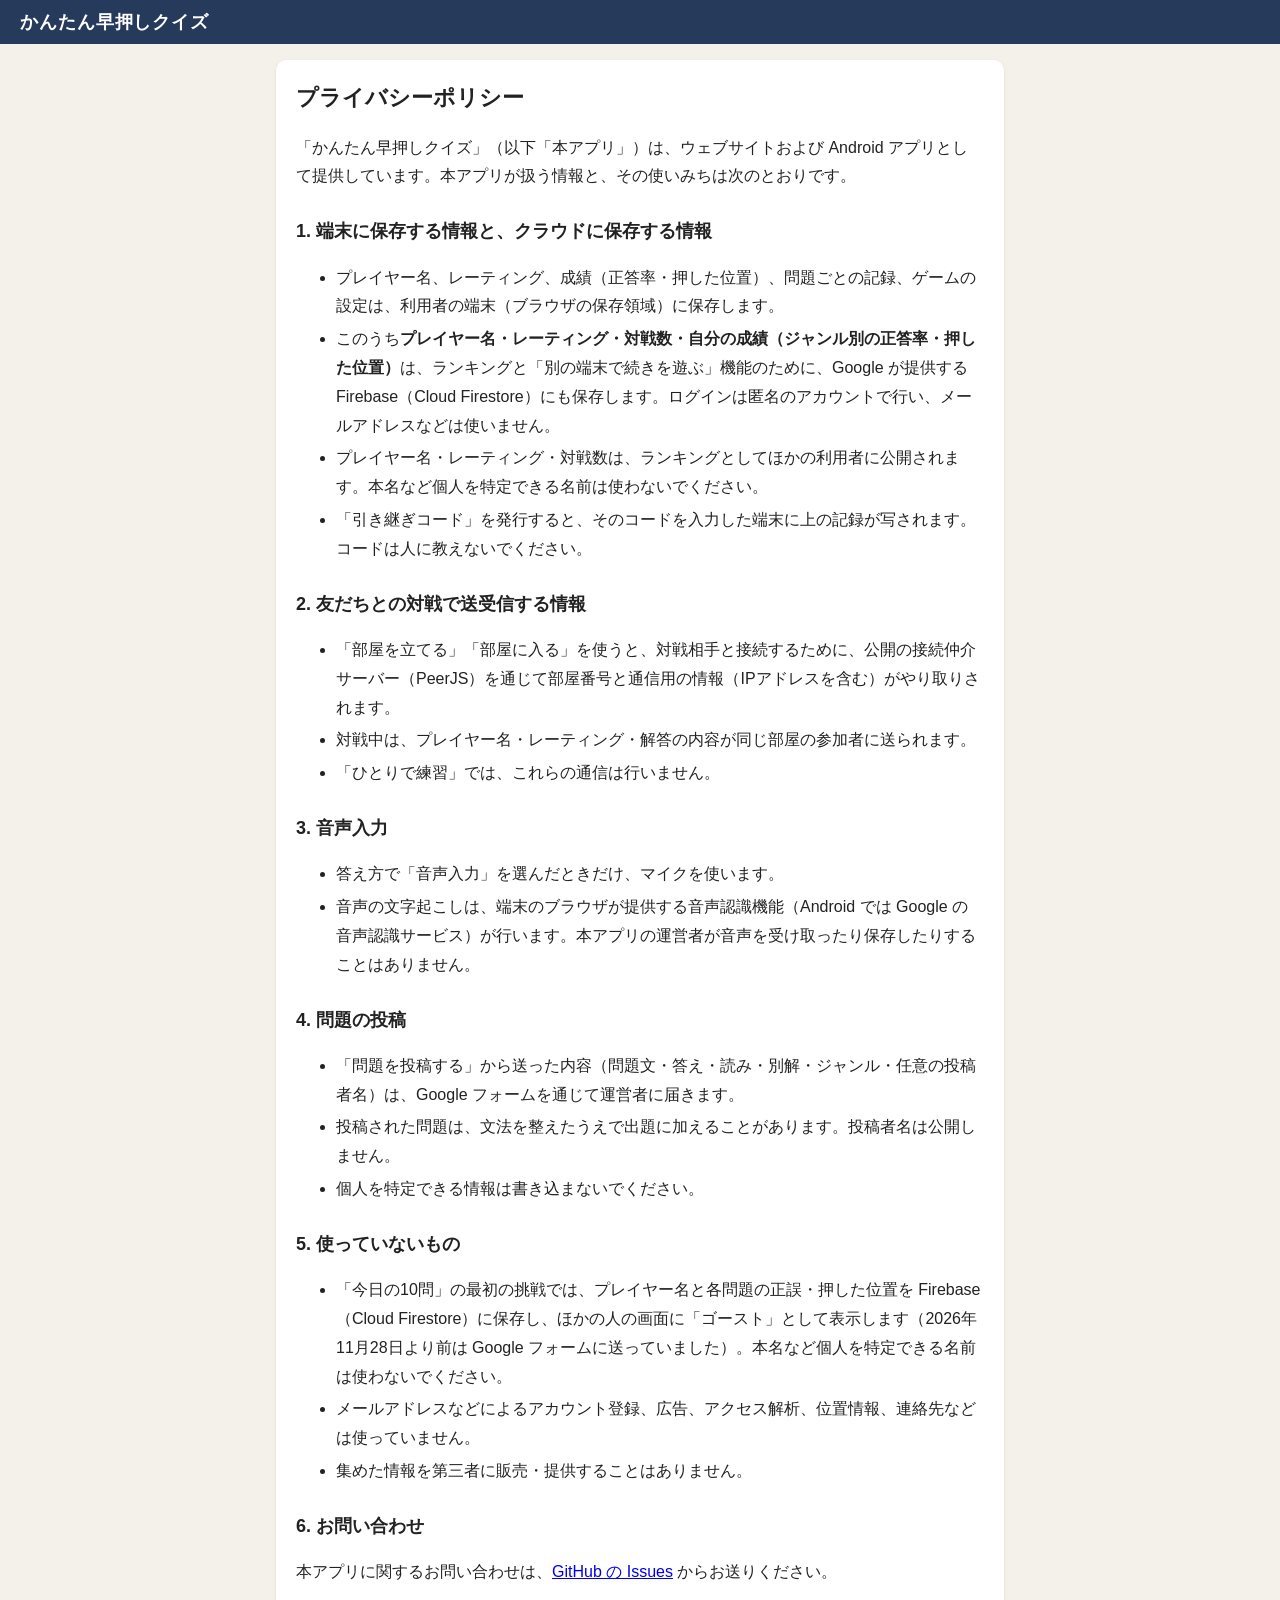
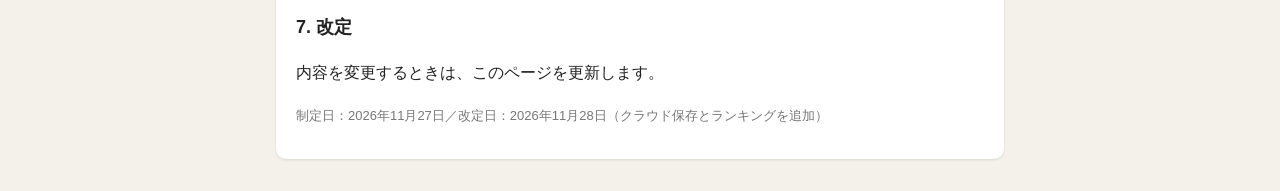
<file: privacy.html>
<!doctype html>
<html lang="ja">
<head>
<meta charset="utf-8">
<meta name="viewport" content="width=device-width, initial-scale=1">
<title>プライバシーポリシー - かんたん早押しクイズ</title>
<link rel="stylesheet" href="style.css">
<style>
  main { max-width: 760px; margin: 0 auto; padding: 16px; line-height: 1.8; }
  h2 { font-size: 18px; margin-top: 24px; }
  li { margin: 4px 0; }
</style>
</head>
<body>
<header><h1><a href="./" id="logo" style="color:inherit;text-decoration:none">かんたん早押しクイズ</a></h1></header>
<main>
<div class="card">
<h1 style="font-size:22px;margin-top:0">プライバシーポリシー</h1>
<p>「かんたん早押しクイズ」（以下「本アプリ」）は、ウェブサイトおよび Android アプリとして提供しています。本アプリが扱う情報と、その使いみちは次のとおりです。</p>

<h2>1. 端末に保存する情報と、クラウドに保存する情報</h2>
<ul>
  <li>プレイヤー名、レーティング、成績（正答率・押した位置）、問題ごとの記録、ゲームの設定は、利用者の端末（ブラウザの保存領域）に保存します。</li>
  <li>このうち<b>プレイヤー名・レーティング・対戦数・自分の成績（ジャンル別の正答率・押した位置）</b>は、ランキングと「別の端末で続きを遊ぶ」機能のために、Google が提供する Firebase（Cloud Firestore）にも保存します。ログインは匿名のアカウントで行い、メールアドレスなどは使いません。</li>
  <li>プレイヤー名・レーティング・対戦数は、ランキングとしてほかの利用者に公開されます。本名など個人を特定できる名前は使わないでください。</li>
  <li>「引き継ぎコード」を発行すると、そのコードを入力した端末に上の記録が写されます。コードは人に教えないでください。</li>
</ul>

<h2>2. 友だちとの対戦で送受信する情報</h2>
<ul>
  <li>「部屋を立てる」「部屋に入る」を使うと、対戦相手と接続するために、公開の接続仲介サーバー（PeerJS）を通じて部屋番号と通信用の情報（IPアドレスを含む）がやり取りされます。</li>
  <li>対戦中は、プレイヤー名・レーティング・解答の内容が同じ部屋の参加者に送られます。</li>
  <li>「ひとりで練習」では、これらの通信は行いません。</li>
</ul>

<h2>3. 音声入力</h2>
<ul>
  <li>答え方で「音声入力」を選んだときだけ、マイクを使います。</li>
  <li>音声の文字起こしは、端末のブラウザが提供する音声認識機能（Android では Google の音声認識サービス）が行います。本アプリの運営者が音声を受け取ったり保存したりすることはありません。</li>
</ul>

<h2>4. 問題の投稿</h2>
<ul>
  <li>「問題を投稿する」から送った内容（問題文・答え・読み・別解・ジャンル・任意の投稿者名）は、Google フォームを通じて運営者に届きます。</li>
  <li>投稿された問題は、文法を整えたうえで出題に加えることがあります。投稿者名は公開しません。</li>
  <li>個人を特定できる情報は書き込まないでください。</li>
</ul>

<h2>5. 使っていないもの</h2>
<ul>
  <li>「今日の10問」の最初の挑戦では、プレイヤー名と各問題の正誤・押した位置を Firebase（Cloud Firestore）に保存し、ほかの人の画面に「ゴースト」として表示します（2026年11月28日より前は Google フォームに送っていました）。本名など個人を特定できる名前は使わないでください。</li>
  <li>メールアドレスなどによるアカウント登録、広告、アクセス解析、位置情報、連絡先などは使っていません。</li>
  <li>集めた情報を第三者に販売・提供することはありません。</li>
</ul>

<h2>6. お問い合わせ</h2>
<p>本アプリに関するお問い合わせは、<a href="https://github.com/AL00000000/easy-hayaoshi-quiz/issues" target="_blank" rel="noopener">GitHub の Issues</a> からお送りください。</p>

<h2>7. 改定</h2>
<p>内容を変更するときは、このページを更新します。</p>
<p class="muted">制定日：2026年11月27日／改定日：2026年11月28日（クラウド保存とランキングを追加）</p>
</div>
</main>
</body>
</html>
</file>
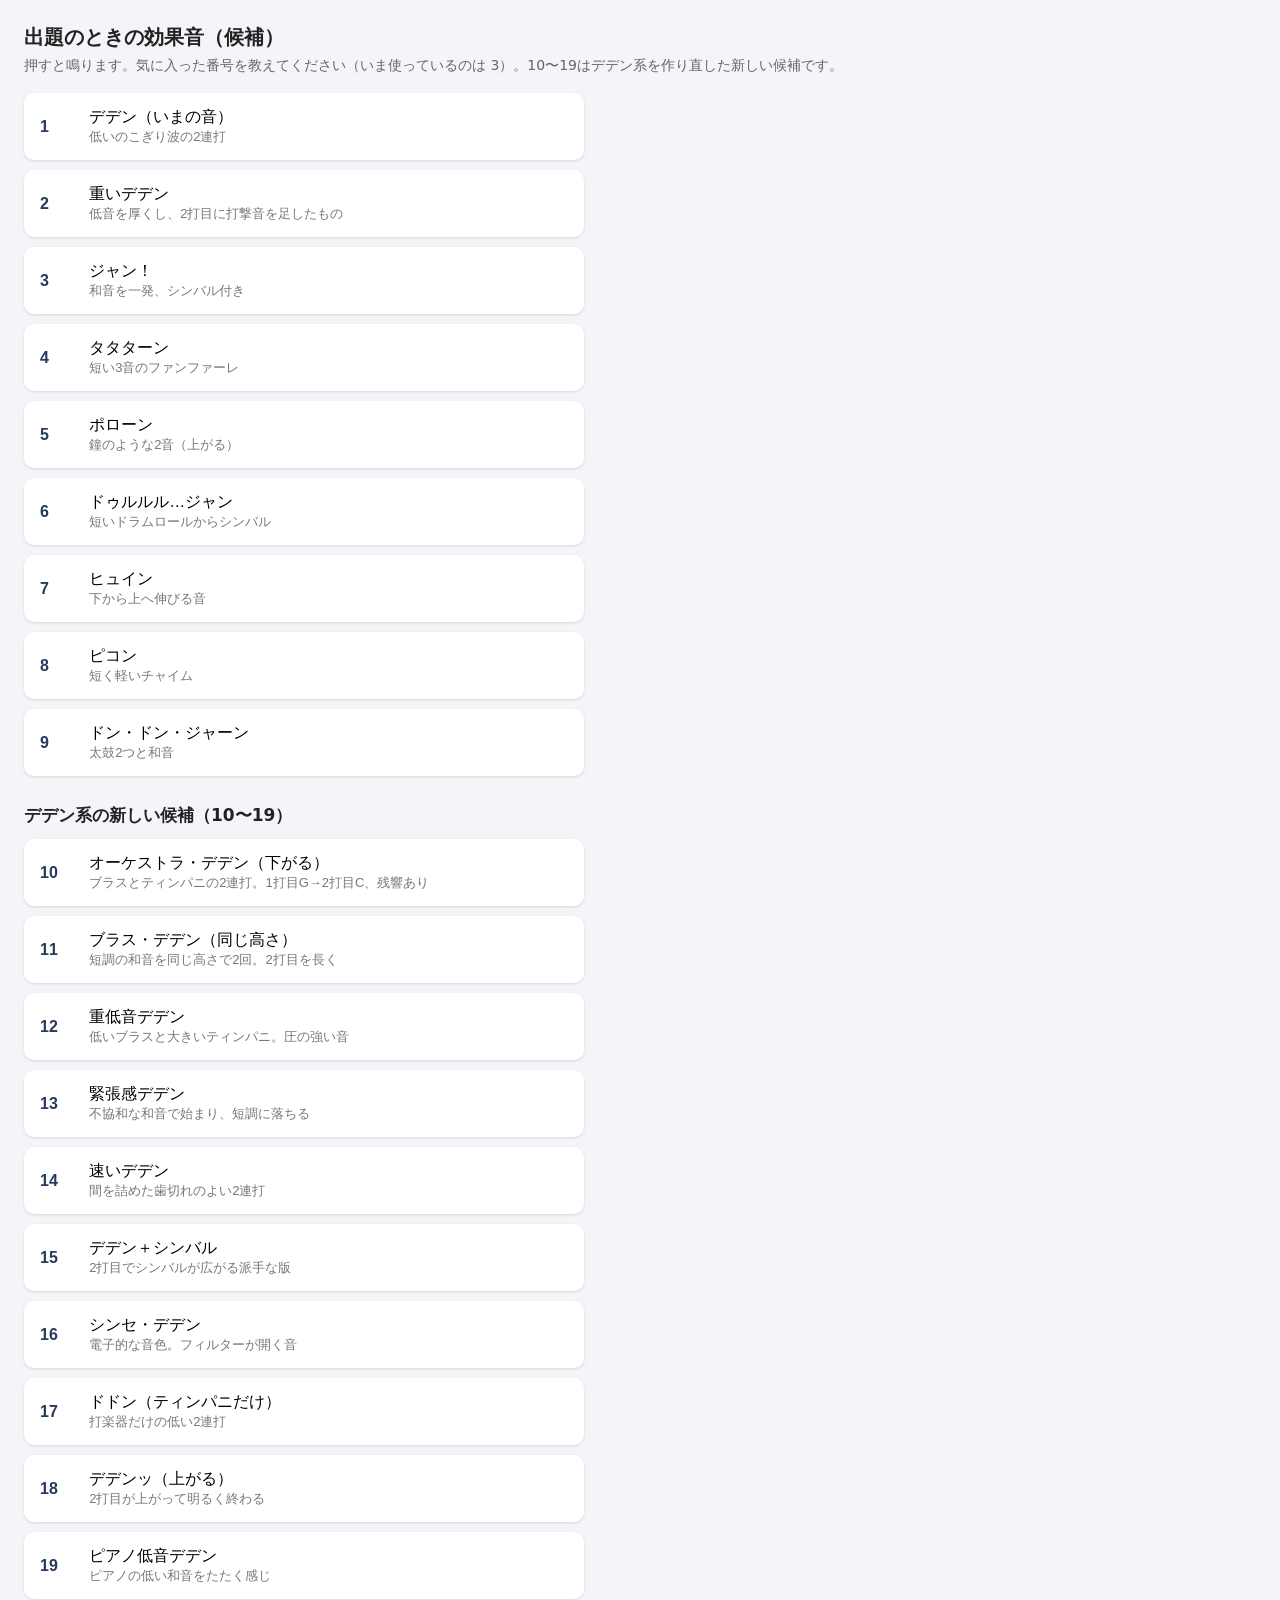
<file: se.html>
<!doctype html>
<html lang="ja">
<head>
<meta charset="utf-8">
<meta name="viewport" content="width=device-width, initial-scale=1">
<title>出題SEの候補 - かんたん早押しクイズ</title>
<style>
  body { font-family: system-ui, "Hiragino Sans", "Yu Gothic UI", sans-serif; background: #f3f5f9; color: #222; margin: 0; padding: 24px; }
  h1 { font-size: 20px; margin: 0 0 6px; }
  p { color: #666; font-size: 14px; margin: 0 0 18px; }
  .list { display: grid; gap: 10px; max-width: 560px; }
  button { display: flex; align-items: center; gap: 14px; width: 100%; text-align: left; font-size: 16px; padding: 14px 16px; border: 0; border-radius: 10px; background: #fff; box-shadow: 0 1px 3px rgba(0,0,0,.12); cursor: pointer; }
  button:hover { background: #eef2fb; }
  .no { font-weight: bold; color: #263a5c; min-width: 2.2em; }
  .desc { color: #777; font-size: 13px; display: block; }
</style>
</head>
<body>
<h1>出題のときの効果音（候補）</h1>
<p>押すと鳴ります。気に入った番号を教えてください（いま使っているのは 3）。10〜19はデデン系を作り直した新しい候補です。</p>
<div class="list" id="list"></div>
<script>
let ctx = null;
const ac = () => { if (!ctx) ctx = new (window.AudioContext || window.webkitAudioContext)(); if (ctx.state === "suspended") ctx.resume(); return ctx; };
function tone(freq, start, dur, { type = "sine", vol = 0.25, attack = 0.005, filter = null, to = null } = {}) {
  const c = ac(), t = c.currentTime + start, o = c.createOscillator(), g = c.createGain();
  o.type = type; o.frequency.setValueAtTime(freq, t);
  if (to) o.frequency.exponentialRampToValueAtTime(to, t + dur);
  g.gain.setValueAtTime(0.0001, t); g.gain.exponentialRampToValueAtTime(vol, t + attack); g.gain.exponentialRampToValueAtTime(0.0001, t + dur);
  let n = o; if (filter) { const f = c.createBiquadFilter(); f.type = "lowpass"; f.frequency.value = filter; o.connect(f); n = f; }
  n.connect(g); g.connect(c.destination); o.start(t); o.stop(t + dur + 0.05);
}
function noise(start, dur, { vol = 0.2, hp = 1000, lp = 12000, attack = 0.005 } = {}) {
  const c = ac(), t = c.currentTime + start, len = Math.ceil(c.sampleRate * dur), b = c.createBuffer(1, len, c.sampleRate), d = b.getChannelData(0);
  for (let i = 0; i < len; i++) d[i] = Math.random() * 2 - 1;
  const s = c.createBufferSource(), h = c.createBiquadFilter(), l = c.createBiquadFilter(), g = c.createGain();
  s.buffer = b; h.type = "highpass"; h.frequency.value = hp; l.type = "lowpass"; l.frequency.value = lp;
  g.gain.setValueAtTime(0.0001, t); g.gain.exponentialRampToValueAtTime(vol, t + attack); g.gain.exponentialRampToValueAtTime(0.0001, t + dur);
  s.connect(h); h.connect(l); l.connect(g); g.connect(c.destination); s.start(t); s.stop(t + dur);
}
const bell = (f, st, dur = 1.2, vol = 0.18) => { tone(f, st, dur, { vol }); tone(f * 2.76, st, dur * 0.5, { vol: vol * 0.35 }); tone(f * 5.4, st, dur * 0.25, { vol: vol * 0.15 }); };
const CANDS = [
  ["デデン（いまの音）", "低いのこぎり波の2連打", () => { for (const [f, st, d] of [[196, 0, 0.16], [131, 0.2, 0.7]]) { tone(f, st, d, { type: "sawtooth", vol: 0.22, filter: 1400 }); tone(f / 2, st, d, { type: "square", vol: 0.12, filter: 600 }); } }],
  ["重いデデン", "低音を厚くし、2打目に打撃音を足したもの", () => { for (const [f, st, d] of [[110, 0, 0.18], [82.4, 0.22, 0.9]]) { tone(f, st, d, { type: "sawtooth", vol: 0.25, filter: 900 }); tone(f * 1.5, st, d, { type: "sawtooth", vol: 0.1, filter: 900 }); tone(f / 2, st, d, { type: "sine", vol: 0.35 }); noise(st, 0.12, { vol: 0.12, hp: 200, lp: 2000 }); } }],
  ["ジャン！", "和音を一発、シンバル付き", () => { for (const f of [261.6, 329.6, 392, 523.3]) tone(f, 0, 0.8, { type: "sawtooth", vol: 0.09, filter: 3000 }); tone(130.8, 0, 0.8, { type: "square", vol: 0.12, filter: 800 }); noise(0, 0.9, { vol: 0.12, hp: 5000 }); }],
  ["タタターン", "短い3音のファンファーレ", () => { [[523.3, 0, 0.11], [659.3, 0.13, 0.11], [784, 0.26, 0.6]].forEach(([f, st, d]) => { tone(f, st, d, { type: "square", vol: 0.12, filter: 4000 }); tone(f / 2, st, d, { type: "triangle", vol: 0.15 }); }); }],
  ["ポローン", "鐘のような2音（上がる）", () => { bell(659.3, 0); bell(987.8, 0.18, 1.4); }],
  ["ドゥルルル…ジャン", "短いドラムロールからシンバル", () => { for (let i = 0; i < 14; i++) noise(i * 0.04, 0.05, { vol: 0.08 + i * 0.008, hp: 300, lp: 3000 }); noise(0.58, 1.0, { vol: 0.22, hp: 4000 }); tone(98, 0.58, 0.5, { type: "sine", vol: 0.35 }); }],
  ["ヒュイン", "下から上へ伸びる音", () => { tone(280, 0, 0.35, { type: "sawtooth", vol: 0.12, filter: 2500, to: 1400 }); tone(1400, 0.35, 0.35, { type: "sine", vol: 0.15 }); }],
  ["ピコン", "短く軽いチャイム", () => { tone(1318.5, 0, 0.12, { type: "square", vol: 0.08, filter: 5000 }); tone(1760, 0.08, 0.35, { type: "sine", vol: 0.18 }); }],
  ["ドン・ドン・ジャーン", "太鼓2つと和音", () => { [0, 0.18].forEach((st) => { tone(70, st, 0.25, { type: "sine", vol: 0.45, to: 45 }); noise(st, 0.06, { vol: 0.1, hp: 100, lp: 1500 }); }); for (const f of [220, 277.2, 329.6]) tone(f, 0.4, 0.9, { type: "sawtooth", vol: 0.08, filter: 2000 }); noise(0.4, 0.8, { vol: 0.08, hp: 5000 }); }],
];

// ===== デデン系の新しい音作り（ブラス・ティンパニ・残響を重ねる） =====
let bus = null, rev = null;
function master() {
  const c = ac();
  if (bus) return { c, bus, rev };
  const comp = c.createDynamicsCompressor(); comp.threshold.value = -14; comp.ratio.value = 4; comp.connect(c.destination);
  bus = c.createGain(); bus.gain.value = 0.9; bus.connect(comp);
  // 残響：減衰するノイズのインパルス応答
  const len = c.sampleRate * 1.6, ir = c.createBuffer(2, len, c.sampleRate);
  for (let ch = 0; ch < 2; ch++) { const d = ir.getChannelData(ch); for (let i = 0; i < len; i++) d[i] = (Math.random() * 2 - 1) * Math.pow(1 - i / len, 3); }
  rev = c.createConvolver(); rev.buffer = ir; const rg = c.createGain(); rg.gain.value = 0.35; rev.connect(rg); rg.connect(comp);
  return { c, bus, rev };
}
const mtof = (m) => 440 * Math.pow(2, (m - 69) / 12);
function out(node, wet = 0.4) { const { bus, rev } = master(); node.connect(bus); const s = master().c.createGain(); s.gain.value = wet; node.connect(s); s.connect(rev); }
// ブラス：ずらした鋸歯状波を重ね、フィルターを一瞬で開いて閉じる
function brass(notes, st, dur, { vol = 0.12, bright = 3500, wet = 0.4, detune = 8 } = {}) {
  const { c } = master(), t = c.currentTime + st, f = c.createBiquadFilter(), g = c.createGain();
  f.type = "lowpass"; f.Q.value = 2; f.frequency.setValueAtTime(300, t); f.frequency.exponentialRampToValueAtTime(bright, t + 0.03); f.frequency.exponentialRampToValueAtTime(bright * 0.35, t + dur);
  g.gain.setValueAtTime(0.0001, t); g.gain.exponentialRampToValueAtTime(vol, t + 0.012); g.gain.setTargetAtTime(vol * 0.6, t + 0.06, 0.08); g.gain.exponentialRampToValueAtTime(0.0001, t + dur);
  f.connect(g); out(g, wet);
  for (const m of notes) for (const d of [-detune, 0, detune]) { const o = c.createOscillator(); o.type = "sawtooth"; o.frequency.value = mtof(m); o.detune.value = d; o.connect(f); o.start(t); o.stop(t + dur + 0.1); }
}
// ティンパニ：音程が少し下がる正弦波＋打撃のノイズ
function timp(m, st, dur = 0.9, vol = 0.5, wet = 0.3) {
  const { c } = master(), t = c.currentTime + st, o = c.createOscillator(), g = c.createGain();
  o.type = "sine"; o.frequency.setValueAtTime(mtof(m) * 1.08, t); o.frequency.exponentialRampToValueAtTime(mtof(m), t + 0.08);
  g.gain.setValueAtTime(0.0001, t); g.gain.exponentialRampToValueAtTime(vol, t + 0.004); g.gain.exponentialRampToValueAtTime(0.0001, t + dur);
  o.connect(g); out(g, wet); o.start(t); o.stop(t + dur + 0.05);
  hit(st, 0.08, vol * 0.25, 120, 1800, wet);
}
function hit(st, dur, vol, hp, lp, wet = 0.3) {
  const { c } = master(), t = c.currentTime + st, len = Math.ceil(c.sampleRate * dur), b = c.createBuffer(1, len, c.sampleRate), d = b.getChannelData(0);
  for (let i = 0; i < len; i++) d[i] = Math.random() * 2 - 1;
  const s = c.createBufferSource(), h = c.createBiquadFilter(), l = c.createBiquadFilter(), g = c.createGain();
  s.buffer = b; h.type = "highpass"; h.frequency.value = hp; l.type = "lowpass"; l.frequency.value = lp;
  g.gain.setValueAtTime(0.0001, t); g.gain.exponentialRampToValueAtTime(vol, t + 0.003); g.gain.exponentialRampToValueAtTime(0.0001, t + dur);
  s.connect(h); h.connect(l); l.connect(g); out(g, wet); s.start(t); s.stop(t + dur);
}
const crash = (st, dur = 1.6, vol = 0.12) => hit(st, dur, vol, 4500, 14000, 0.5);
// オーケストラヒット：ブラス＋低音＋ティンパニ＋打撃
function orch(chord, bassM, st, dur, o = {}) { brass(chord, st, dur, o); brass([bassM, bassM + 12], st, dur, { ...o, vol: (o.vol || 0.12) * 0.9, bright: 1500 }); timp(bassM, st, dur + 0.3, o.timp ?? 0.5); hit(st, 0.05, 0.12, 800, 6000); }
// 和音（MIDI番号）：C4=60
const Cm = [60, 63, 67], C = [60, 64, 67], G = [55, 59, 62], Gm = [55, 58, 62], Fsdim = [54, 57, 60];
CANDS.push(
  ["オーケストラ・デデン（下がる）", "ブラスとティンパニの2連打。1打目G→2打目C、残響あり", () => { orch(G, 43, 0, 0.16); orch(C, 36, 0.21, 0.9); }],
  ["ブラス・デデン（同じ高さ）", "短調の和音を同じ高さで2回。2打目を長く", () => { orch(Cm, 36, 0, 0.14); orch(Cm, 36, 0.19, 1.0); }],
  ["重低音デデン", "低いブラスと大きいティンパニ。圧の強い音", () => { orch([48, 51, 55], 24, 0, 0.18, { bright: 1800, vol: 0.14, timp: 0.7 }); orch([43, 46, 50], 19, 0.23, 1.1, { bright: 1600, vol: 0.15, timp: 0.8 }); }],
  ["緊張感デデン", "不協和な和音で始まり、短調に落ちる", () => { orch(Fsdim, 42, 0, 0.15); orch(Cm, 36, 0.2, 1.0); }],
  ["速いデデン", "間を詰めた歯切れのよい2連打", () => { orch(Gm, 43, 0, 0.09, { bright: 4500 }); orch(Cm, 36, 0.12, 0.75, { bright: 4500 }); }],
  ["デデン＋シンバル", "2打目でシンバルが広がる派手な版", () => { orch(G, 43, 0, 0.16); orch(C, 36, 0.21, 1.0); crash(0.21, 2.0, 0.14); }],
  ["シンセ・デデン", "電子的な音色。フィルターが開く音", () => { brass([55, 62, 67], 0, 0.15, { vol: 0.1, bright: 6000, wet: 0.25, detune: 18 }); brass([48, 55, 60], 0.2, 0.8, { vol: 0.11, bright: 6000, wet: 0.25, detune: 18 }); hit(0, 0.05, 0.1, 2000, 9000); hit(0.2, 0.05, 0.1, 2000, 9000); }],
  ["ドドン（ティンパニだけ）", "打楽器だけの低い2連打", () => { timp(43, 0, 0.5, 0.7); timp(36, 0.2, 1.3, 0.8); }],
  ["デデンッ（上がる）", "2打目が上がって明るく終わる", () => { orch(C, 36, 0, 0.15); orch([65, 69, 72], 41, 0.2, 0.9); }],
  ["ピアノ低音デデン", "ピアノの低い和音をたたく感じ", () => { const pn = (ms, st, d) => ms.forEach((m) => { tone(mtof(m), st, d, { type: "triangle", vol: 0.12 }); tone(mtof(m) * 2, st, d * 0.6, { type: "sine", vol: 0.05 }); }); pn([31, 43, 50, 55], 0, 0.5); pn([24, 36, 43, 48, 51], 0.2, 1.6); }],
);
const list = document.getElementById("list");
CANDS.forEach(([name, desc, fn], i) => {
  if (i === 9) { const h = document.createElement("h2"); h.textContent = "デデン系の新しい候補（10〜19）"; h.style.cssText = "font-size:17px;margin:18px 0 2px"; list.appendChild(h); }
  const b = document.createElement("button");
  b.innerHTML = `<span class="no">${i + 1}</span><span>${name}<span class="desc">${desc}</span></span>`;
  b.onclick = () => { ac(); fn(); };
  list.appendChild(b);
});
</script>
</body>
</html>
</file>
<file: style.css>
* { box-sizing: border-box; }
body { margin: 0; font-family: "Hiragino Sans", "Yu Gothic UI", "Meiryo", sans-serif; background: #f4f1ea; color: #222; }
header { display: flex; justify-content: space-between; align-items: center; padding: 10px 20px; background: #263a5c; color: #fff; }
header h1 { font-size: 18px; margin: 0; letter-spacing: .05em; }
#logo { color: inherit; text-decoration: none; cursor: pointer; }
#logo:hover { opacity: .75; }
#me-box { font-size: 14px; }
main { max-width: 860px; margin: 0 auto; padding: 20px; }
.card { background: #fff; border-radius: 10px; padding: 18px 20px; margin-bottom: 16px; box-shadow: 0 1px 3px rgba(0,0,0,.1); }
h2 { font-size: 18px; margin: 0 0 12px; }
button { font: inherit; padding: 8px 16px; border-radius: 6px; border: 1px solid #263a5c; background: #263a5c; color: #fff; cursor: pointer; }
button.sub { background: #fff; color: #263a5c; }
button:disabled { opacity: .4; cursor: default; }
input[type=text], select { font: inherit; padding: 6px 8px; border: 1px solid #aaa; border-radius: 6px; }
label { display: block; margin: 8px 0; }
.row { display: flex; gap: 10px; flex-wrap: wrap; align-items: center; }
.muted { color: #777; font-size: 13px; }
.code { font-size: 32px; font-weight: bold; letter-spacing: .2em; }
#qtext { font-size: 22px; line-height: 1.7; min-height: 120px; white-space: pre-wrap; }
#qtext .rest { color: #bbb; }
#buzz { display: block; width: 100%; height: 90px; font-size: 28px; background: #c0392b; border-color: #c0392b; margin-top: 10px; }
#buzz:disabled { background: #999; border-color: #999; }
.status { font-size: 18px; margin: 10px 0; min-height: 28px; }
.typed { font-size: 30px; letter-spacing: .1em; min-height: 44px; border-bottom: 2px solid #263a5c; margin: 8px 0; }
.choices { display: grid; grid-template-columns: repeat(4, 1fr); gap: 10px; margin-top: 10px; }
.choices button { font-size: 30px; height: 70px; background: #fff; color: #222; border: 2px solid #263a5c; }
.choices .key { font-size: 12px; color: #888; display: block; }
.voice-text { font-size: 26px; min-height: 40px; padding: 6px; border: 2px dashed #263a5c; border-radius: 6px; }
.timer { height: 6px; background: #ddd; border-radius: 3px; overflow: hidden; margin: 6px 0; }
.timer div { height: 100%; background: #e67e22; }
.result-ok { color: #1e8449; font-weight: bold; }
.result-ng { color: #c0392b; font-weight: bold; }
table { border-collapse: collapse; width: 100%; font-size: 14px; }
th, td { border-bottom: 1px solid #ddd; padding: 6px; text-align: left; vertical-align: top; }
.players span { display: inline-block; padding: 3px 10px; margin: 2px; border-radius: 12px; background: #e8edf5; }
.boo { background: #fff; color: #8e44ad; border-color: #8e44ad; }
.boo.on { background: #8e44ad; color: #fff; }
.rank { display: inline-block; min-width: 22px; text-align: center; border-radius: 4px; background: #f1c40f; color: #222; font-weight: bold; padding: 0 4px; }
#game-card { position: relative; }
#pause-overlay { position: absolute; inset: 0; background: rgba(244,241,234,.97); border-radius: 10px; display: flex; align-items: center; justify-content: center; text-align: center; z-index: 5; }
#pause-btn { padding: 4px 12px; }
.boo { display: inline-flex; align-items: center; justify-content: center; width: 44px; height: 38px; padding: 0; }

/* 押した位置の分布 */
.pos-chart { display: flex; align-items: flex-end; gap: 4px; height: 100px; }
.pos-col { display: flex; flex-direction: column; align-items: center; justify-content: flex-end; width: 30px; height: 100%; }
.pos-bar { width: 22px; background: #263a5c; border-radius: 3px 3px 0 0; }
.pos-v { font-size: 11px; color: #333; min-height: 14px; }
.pos-l { font-size: 10px; color: #888; }
/* ブーイングの理由 */
.boo-form { background: #f6f0fa; border-radius: 8px; padding: 8px 10px; margin-bottom: 6px; }
.boo-reasons { display: flex; flex-wrap: wrap; gap: 4px 14px; margin: 6px 0; font-size: 14px; }
/* スマホ幅でははみ出さないように */
select, input, textarea { max-width: 100%; box-sizing: border-box; }
.card { overflow-x: auto; }
@media (max-width: 480px) {
  header { padding: 8px 12px; }
  header h1 { font-size: 16px; }
  main { padding: 10px; }
  .card { padding: 14px 12px; }
}
/* 今日の10問・ゴースト・シェア */
.daily-card { border-left: 6px solid #c0392b; }
.ghostbar .ghost { background: #eee; color: #555; }
.ghostbar .ghost.pressed { background: #f39c12; color: #fff; }
.ghostbar .ghost.ok { background: #d5f0dc; color: #1e8449; }
.share-text { white-space: pre-wrap; background: #f6f6f6; border-radius: 8px; padding: 10px; font-size: 14px; }
a.btn { display: inline-block; padding: 8px 16px; border-radius: 6px; background: #263a5c; color: #fff; text-decoration: none; }

/* 左上のQRボタンと表示 */
.head-left { display: flex; align-items: center; gap: 10px; min-width: 0; }
#qr-btn { background: transparent; color: #fff; border: 1.5px solid rgba(255,255,255,.7); padding: 3px 8px; font-size: 13px; font-weight: bold; border-radius: 6px; cursor: pointer; flex-shrink: 0; }
#qr-btn:hover { background: rgba(255,255,255,.15); }
#qr-overlay { position: fixed; inset: 0; background: rgba(0,0,0,.55); display: flex; align-items: center; justify-content: center; z-index: 100; padding: 16px; }
.qr-box { position: relative; background: #fff; border-radius: 12px; padding: 20px; width: min(360px, 100%); text-align: center; }
.qr-box h2 { font-size: 17px; margin: 0 0 12px; }
#qr-img { width: 100%; max-width: 280px; margin: 0 auto; min-height: 60px; }
#qr-img svg { width: 100%; height: auto; display: block; }
.qr-url { font-size: 12px; word-break: break-all; color: #555; margin: 10px 0; }
.qr-close { position: absolute; top: 8px; right: 8px; padding: 2px 9px; }

/* ランキング */
.rank-table { width: 100%; border-collapse: collapse; }
.rank-table td { padding: 4px 6px; border-bottom: 1px solid #e5e0d5; }
.rank-table td:first-child { width: 2.5em; text-align: right; color: #888; }
.rank-table .me-row { background: #fff4d6; font-weight: bold; }

/* わざ・道具モード（ポケモン版の隠しコマンド Alt+W）：オンの間はヘッダーと背景の色を変え、札を出す */
body.moves-mode { background: #f3e8f8; }
body.moves-mode header { background: linear-gradient(90deg, #5b1a8e, #b0216b); }
body.moves-mode header h1 a::after { content: "⚔ わざ・道具モード"; margin-left: 10px; font-size: 12px; font-weight: bold; background: #ffd54f; color: #4a148c; padding: 2px 8px; border-radius: 10px; vertical-align: middle; letter-spacing: 0; }
.moves-banner { border: 2px solid #8e24aa; background: linear-gradient(90deg, #fff, #fbeffd); }
.moves-banner b { color: #6a1b9a; }
/* 切り替えた瞬間に画面の真ん中に大きく出す */
.mode-toast { position: fixed; left: 50%; top: 40%; transform: translate(-50%, -50%); z-index: 1000; background: rgba(40, 10, 60, .92); color: #fff; padding: 22px 32px; border-radius: 16px; font-size: 26px; text-align: center; box-shadow: 0 8px 30px rgba(0,0,0,.35); animation: mode-toast 2.2s ease forwards; pointer-events: none; }
.mode-toast b { color: #ffd54f; }
.mode-toast small { display: block; font-size: 14px; margin-top: 8px; opacity: .85; }
@keyframes mode-toast { 0% { opacity: 0; transform: translate(-50%, -50%) scale(.6); } 12% { opacity: 1; transform: translate(-50%, -50%) scale(1.08); } 20% { transform: translate(-50%, -50%) scale(1); } 80% { opacity: 1; } 100% { opacity: 0; } }

/* 名前の欄（新問モードの5回タップ）はダブルタップ拡大を止める */
#me-box { touch-action: manipulation; user-select: none; -webkit-user-select: none; }
</file>
